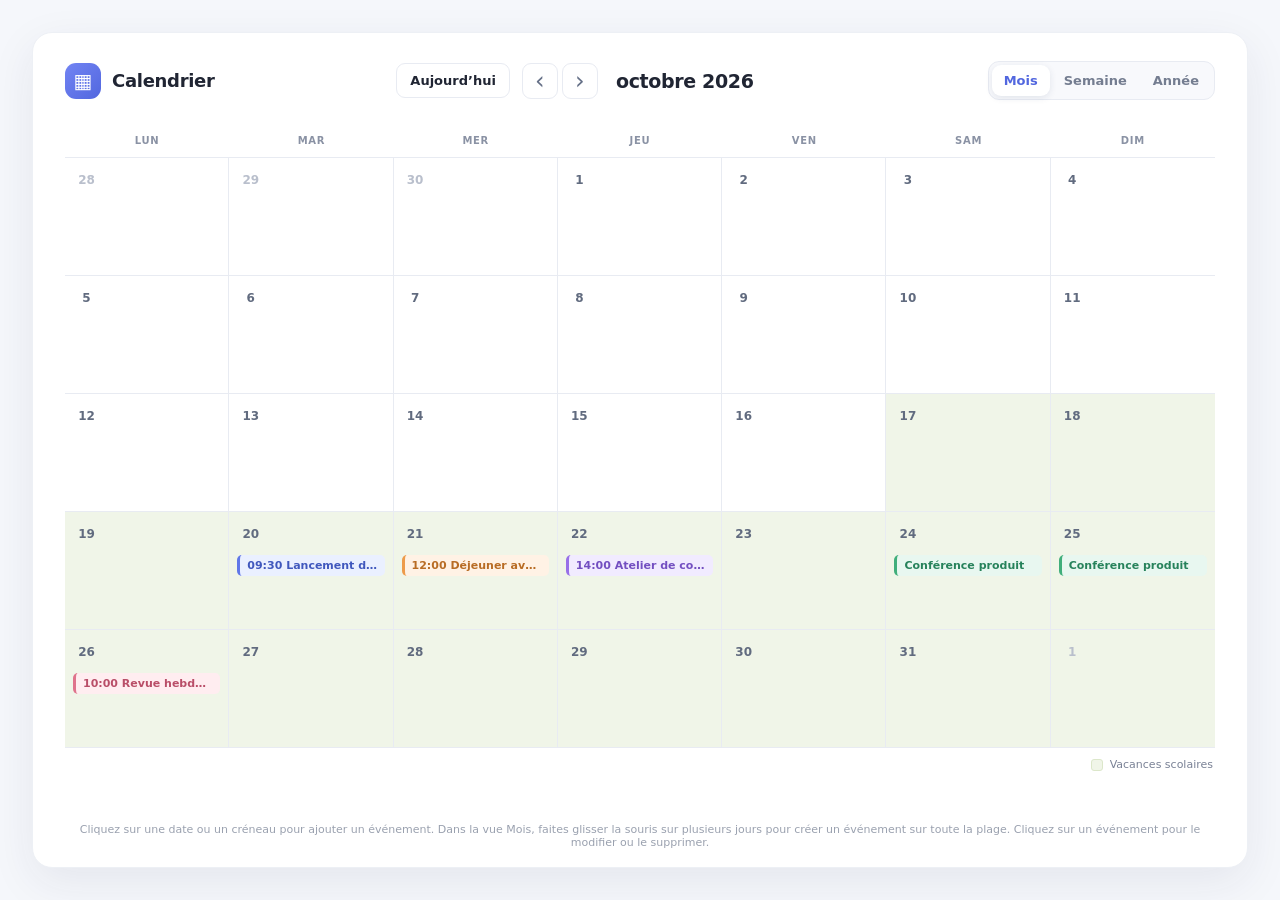
<file: calendrier/index.html>
﻿<!DOCTYPE html>
<html lang="fr">
<head>
  <meta charset="UTF-8">
  <meta name="viewport" content="width=device-width, initial-scale=1">
  <title>Calendrier</title>
  <link rel="stylesheet" href="style.css">
  <script src="script.js" defer></script>
</head>
<body>
  <div id="calendar" data-calendar-demo></div>
</body>
</html>
</file>
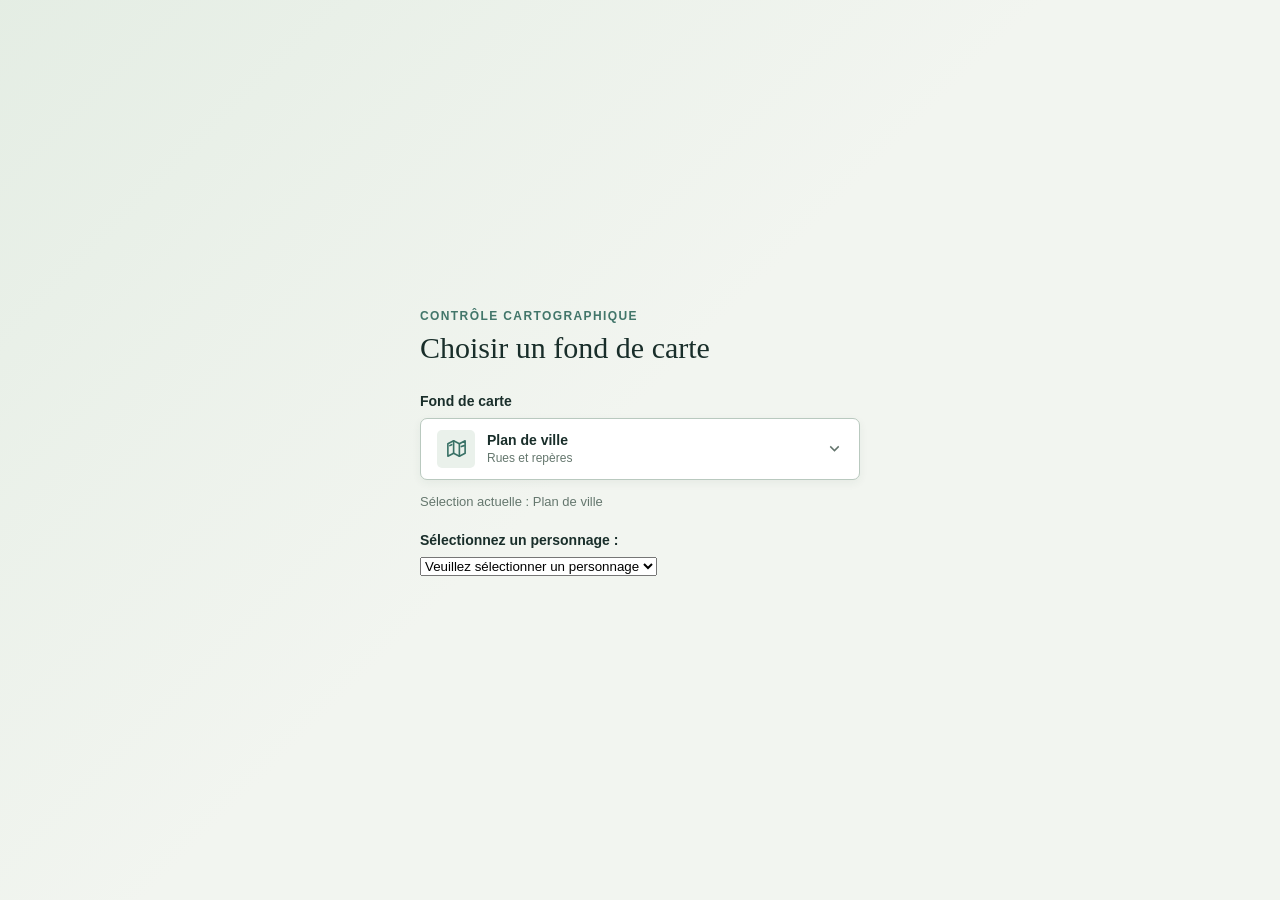
<file: _select.html>
<!DOCTYPE html>
<html>
<head>
  <meta charset="utf-8" />
  <meta name="viewport" content="width=device-width, initial-scale=1" />
  <meta name="Content-Language" content="fr" />
  <title>Select personnalisé avec icônes SVG</title>
  <style>
    :root {
      color-scheme: light;
      font-family: "Segoe UI", Tahoma, sans-serif;
      color: #192e2a;
      background: #f2f5f0;
    }

    * { box-sizing: border-box; }

    body {
      min-height: 100vh;
      margin: 0;
      display: grid;
      place-items: center;
      padding: 24px;
      background:
        linear-gradient(135deg, rgba(217, 231, 218, .55), transparent 48%),
        #f2f5f0;
    }

    main { width: min(100%, 440px); }

    .eyebrow {
      margin: 0 0 8px;
      color: #42766a;
      font-size: 12px;
      font-weight: 700;
      letter-spacing: 1.4px;
      text-transform: uppercase;
    }

    h1 {
      margin: 0 0 28px;
      font-family: Georgia, "Times New Roman", serif;
      font-size: 30px;
      font-weight: 500;
    }

    label {
      display: block;
      margin-bottom: 9px;
      font-size: 14px;
      font-weight: 650;
    }

    .select-wrap { position: relative; }

    .select-trigger {
      width: 100%;
      min-height: 62px;
      display: flex;
      align-items: center;
      gap: 12px;
      padding: 10px 16px;
      border: 1px solid #b9c9bf;
      border-radius: 7px;
      background: #fff;
      color: inherit;
      text-align: left;
      cursor: pointer;
      box-shadow: 0 3px 10px rgba(31, 60, 48, .06);
    }

    .select-trigger:hover, .select-trigger[aria-expanded="true"] {
      border-color: #42766a;
    }

    .select-trigger:focus-visible, .option:focus-visible {
      outline: 3px solid #e2a83b;
      outline-offset: 3px;
    }

    .selected-icon, .option-icon {
      width: 38px;
      height: 38px;
      flex: 0 0 38px;
      display: grid;
      place-items: center;
      border-radius: 5px;
      background: #eaf1eb;
      color: #397166;
    }

    .selected-icon svg, .option-icon svg { width: 23px; height: 23px; }

    .selected-copy, .option-copy { display: grid; gap: 3px; }
    .selected-copy strong, .option-copy strong { font-size: 14px; }
    .selected-copy small, .option-copy small { color: #65776e; font-size: 12px; }

    .chevron {
      width: 17px;
      height: 17px;
      margin-left: auto;
      color: #62736b;
      transition: transform .16s ease;
    }

    .select-trigger[aria-expanded="true"] .chevron { transform: rotate(180deg); }

    .options {
      position: absolute;
      z-index: 2;
      top: calc(100% + 7px);
      right: 0;
      left: 0;
      display: none;
      padding: 5px;
      border: 1px solid #cbd6ce;
      border-radius: 7px;
      background: #fff;
      box-shadow: 0 12px 28px rgba(31, 60, 48, .14);
    }

    .options[data-open="true"] { display: grid; }

    .option {
      min-height: 58px;
      display: flex;
      align-items: center;
      gap: 11px;
      padding: 8px 10px;
      border: 0;
      border-radius: 4px;
      background: transparent;
      color: inherit;
      text-align: left;
      cursor: pointer;
    }

    .option:hover, .option.is-active, .option[aria-selected="true"] { background: #eef4ef; }
    .option[aria-selected="true"] .option-copy strong { color: #286254; }

    .selection {
      min-height: 22px;
      margin: 14px 0 0;
      color: #65776e;
      font-size: 13px;
    }

    @media (prefers-reduced-motion: reduce) {
      *, *::before, *::after { scroll-behavior: auto !important; transition: none !important; }
    }
  </style>
</head>
<body>
  <main>
    <p class="eyebrow">Contrôle cartographique</p>
    <h1>Choisir un fond de carte</h1>

    <label id="basemap-label">Fond de carte</label>
    <div class="select-wrap" id="basemap-select">
      <button class="select-trigger" id="basemap-trigger" type="button" role="combobox"
          aria-labelledby="basemap-label selected-name" aria-haspopup="listbox"
          aria-expanded="false" aria-controls="basemap-options" aria-activedescendant="option-plan">
        <span class="selected-icon" id="selected-icon" aria-hidden="true">
          <svg viewBox="0 0 24 24" fill="none" stroke="currentColor" stroke-width="1.7" stroke-linecap="round" stroke-linejoin="round"><path d="m3 7 6-3 6 3 6-3v13l-6 3-6-3-6 3z"/><path d="M9 4v13m6-10v13"/><path d="m5 9 2-1m10 2 3-1"/></svg>
        </span>
        <span class="selected-copy">
          <strong id="selected-name">Plan de ville</strong>
          <small id="selected-description">Rues et repères</small>
        </span>
        <svg class="chevron" viewBox="0 0 24 24" fill="none" stroke="currentColor" stroke-width="2" aria-hidden="true"><path d="m6 9 6 6 6-6"/></svg>
      </button>

      <div class="options" id="basemap-options" role="listbox" aria-labelledby="basemap-label">
        <div class="option" id="option-plan" role="option" aria-selected="true" tabindex="-1" data-value="plan" data-label="Plan de ville" data-description="Rues et repères">
          <span class="option-icon" aria-hidden="true"><svg viewBox="0 0 24 24" fill="none" stroke="currentColor" stroke-width="1.7" stroke-linecap="round" stroke-linejoin="round"><path d="m3 7 6-3 6 3 6-3v13l-6 3-6-3-6 3z"/><path d="M9 4v13m6-10v13"/><path d="m5 9 2-1m10 2 3-1"/></svg></span>
          <span class="option-copy"><strong>Plan de ville</strong><small>Rues et repères</small></span>
        </div>
        <div class="option" id="option-satellite" role="option" aria-selected="false" tabindex="-1" data-value="satellite" data-label="Satellite" data-description="Vue aérienne">
          <span class="option-icon" aria-hidden="true"><svg viewBox="0 0 24 24" fill="none" stroke="currentColor" stroke-width="1.7" stroke-linecap="round" stroke-linejoin="round"><path d="m8 8 8 8m-10-1 6-6m-4-4 9 9m-11 7 5-5m2-2 5-5m1 1 2-2-3-3-2 2"/><path d="m3 21 5-1-4-4z"/></svg></span>
          <span class="option-copy"><strong>Satellite</strong><small>Vue aérienne</small></span>
        </div>
        <div class="option" id="option-relief" role="option" aria-selected="false" tabindex="-1" data-value="relief" data-label="Relief" data-description="Altitudes et terrain">
          <span class="option-icon" aria-hidden="true"><svg viewBox="0 0 24 24" fill="none" stroke="currentColor" stroke-width="1.7" stroke-linecap="round" stroke-linejoin="round"><path d="m2.5 18 6.2-10 3.8 5 2.4-3 6.6 8z"/><path d="m6 12 2.7 1.1 1.6-1.2m3.1.1 2.2 1.2 2.7-.5"/><path d="M4 21h16"/></svg></span>
          <span class="option-copy"><strong>Relief</strong><small>Altitudes et terrain</small></span>
        </div>
        <div class="option" id="option-cadastre" role="option" aria-selected="false" tabindex="-1" data-value="cadastre" data-label="Cadastre" data-description="Parcelles et limites">
          <span class="option-icon" aria-hidden="true"><svg viewBox="0 0 24 24" fill="none" stroke="currentColor" stroke-width="1.7" stroke-linecap="round" stroke-linejoin="round"><path d="M3 4h8v7H3zM13 4h8v5h-8zM13 11h8v9h-8zM3 13h8v7H3z"/><path d="M7 7h.01M17 7h.01M17 15h.01M7 16h.01"/></svg></span>
          <span class="option-copy"><strong>Cadastre</strong><small>Parcelles et limites</small></span>
        </div>
      </div>
    </div>
    <p class="selection" id="selection-status" aria-live="polite">Sélection actuelle : Plan de ville</p>
 
 
 
 <form>
  <p>
    <label for="pet-select">Sélectionnez un personnage&nbsp;:</label>
    <select id="pet-select">
      <!-- <button>
        <selectedcontent></selectedcontent>
      </button> -->

      <option value="">Veuillez sélectionner un personnage</option>
      <option value="gustave">
        <span class="icon" aria-hidden="true">🦾</span
        ><span class="option-label">Gustave</span>
      </option>
      <option value="lune">
        <span class="icon" aria-hidden="true">🌙</span
        ><span class="option-label">Lune</span>
      </option>
      <option value="maelle">
        <span class="icon" aria-hidden="true">🤺</span
        ><span class="option-label">Maelle</span>
      </option>
      <option value="sciel">
        <span class="icon" aria-hidden="true">🃏</span
        ><span class="option-label">Sciel</span>
      </option>
      <option value="esquie">
        <span class="icon" aria-hidden="true">🧸</span
        ><span class="option-label">Esquie</span>
      </option>
      <option value="verso">
        <span class="icon" aria-hidden="true">⚔️</span
        ><span class="option-label">Verso</span>
      </option>
      <option value="monoco">
        <span class="icon" aria-hidden="true">🦶🏻</span
        ><span class="option-label">Monoco</span>
      </option>
    </select>
  </p>
</form>

  </main>




  <script>
    (function () {
      var root = document.getElementById('basemap-select');
      var trigger = document.getElementById('basemap-trigger');
      var listbox = document.getElementById('basemap-options');
      var options = Array.prototype.slice.call(listbox.querySelectorAll('[role="option"]'));
      var selectedIcon = document.getElementById('selected-icon');
      var selectedName = document.getElementById('selected-name');
      var selectedDescription = document.getElementById('selected-description');
      var status = document.getElementById('selection-status');
      var activeIndex = 0;

      function setActive(index) {
        activeIndex = (index + options.length) % options.length;
        trigger.setAttribute('aria-activedescendant', options[activeIndex].id);
        options.forEach(function (option, optionIndex) {
          option.classList.toggle('is-active', optionIndex === activeIndex);
        });
        options[activeIndex].scrollIntoView({ block: 'nearest' });
      }

      function openList() {
        listbox.dataset.open = 'true';
        trigger.setAttribute('aria-expanded', 'true');
        setActive(options.findIndex(function (option) {
          return option.getAttribute('aria-selected') === 'true';
        }));
      }

      function closeList() {
        delete listbox.dataset.open;
        trigger.setAttribute('aria-expanded', 'false');
      }

      function selectOption(option) {
        options.forEach(function (item) {
          item.setAttribute('aria-selected', String(item === option));
        });
        selectedIcon.innerHTML = option.querySelector('svg').outerHTML;
        selectedName.textContent = option.dataset.label;
        selectedDescription.textContent = option.dataset.description;
        status.textContent = 'Sélection actuelle : ' + option.dataset.label;
        closeList();
        trigger.focus();
      }

      trigger.addEventListener('click', function () {
        if (trigger.getAttribute('aria-expanded') === 'true') closeList();
        else openList();
      });

      trigger.addEventListener('keydown', function (event) {
        var isOpen = trigger.getAttribute('aria-expanded') === 'true';
        if (event.key === 'ArrowDown' || event.key === 'ArrowUp') {
          event.preventDefault();
          if (!isOpen) openList();
          else setActive(activeIndex + (event.key === 'ArrowDown' ? 1 : -1));
        } else if (event.key === 'Home' || event.key === 'End') {
          event.preventDefault();
          if (!isOpen) openList();
          setActive(event.key === 'Home' ? 0 : options.length - 1);
        } else if (event.key === 'Enter' || event.key === ' ') {
          event.preventDefault();
          if (isOpen) selectOption(options[activeIndex]);
          else openList();
        } else if (event.key === 'Escape' && isOpen) {
          closeList();
        } else if (event.key === 'Tab') {
          closeList();
        }
      });

      options.forEach(function (option, index) {
        option.addEventListener('mouseenter', function () { setActive(index); });
        option.addEventListener('click', function () { selectOption(option); });
      });

      document.addEventListener('click', function (event) {
        if (!root.contains(event.target)) closeList();
      });
    }());
  </script>
</body>
</html>
</file>
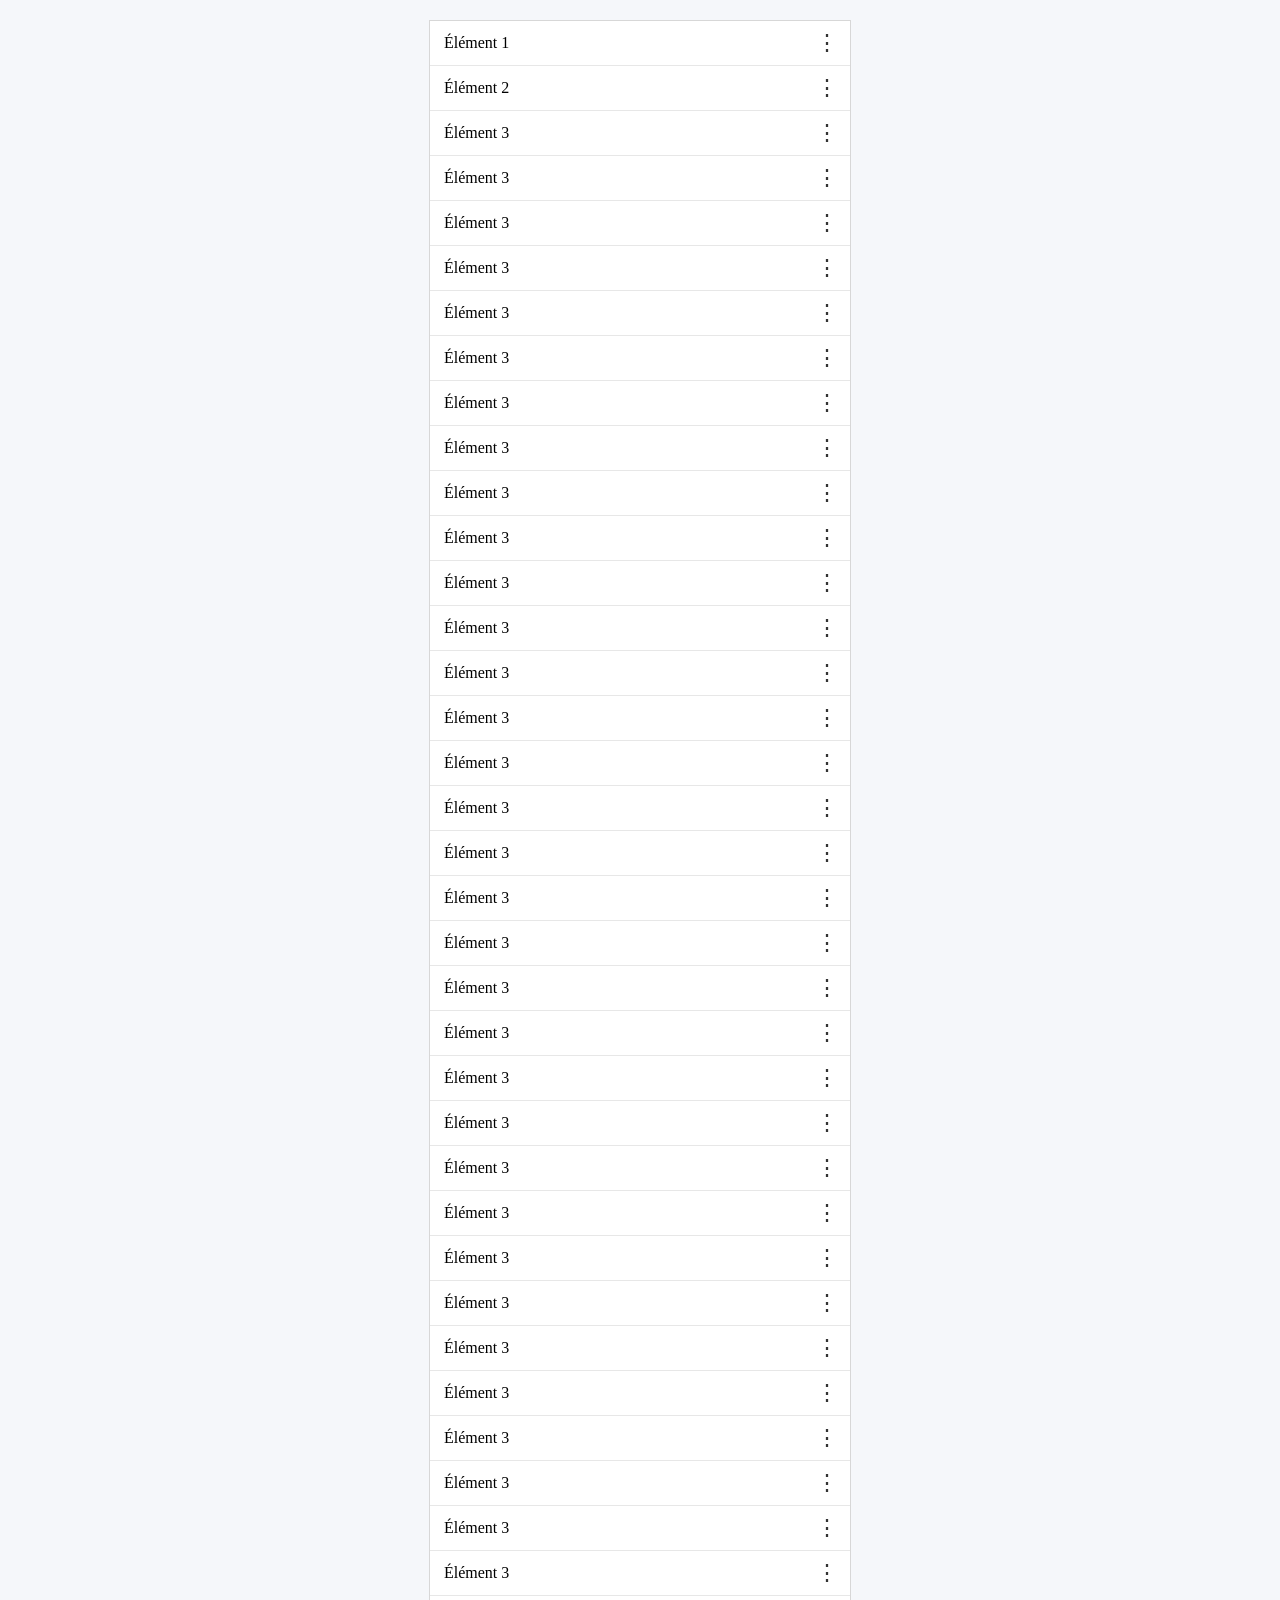
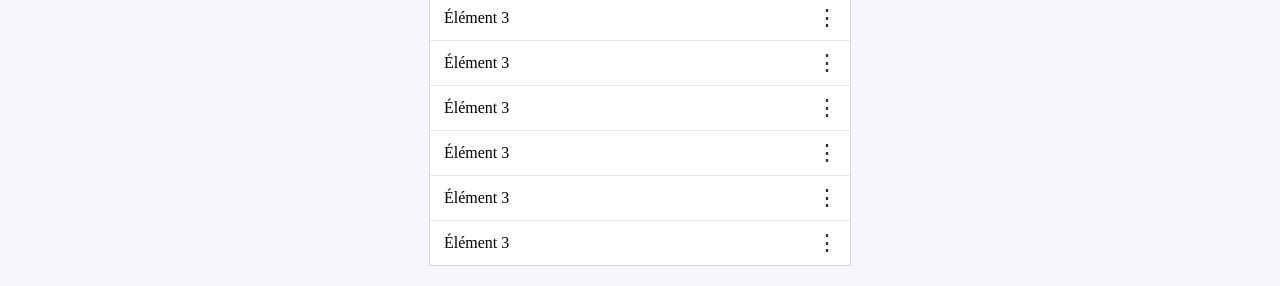
<file: popup/_Simple.html>
<!DOCTYPE html>
<html>
<!--
file:///C:/Temp/wm/wm/popup/_Simple.html
-->

<head>
  <link rel="shortcut icon" href="../../../Images/favicon.ico" type="image/x-icon" />
  <meta http-equiv="Content-Type" content="text/html; charset=utf-8" />
  <meta http-equiv="Content-Language" content="fr" />
  <!-- Ressources javascript -->


  <script type="text/javascript" src="_Simple.js"></script>

  <link rel="stylesheet" type="text/css" href="_Simple.css" />
</head>

<body>

  <div class="items-list" aria-label="Liste des éléments">
    <div class="list-item">
      <span>Élément 1</span>
      <div class="item-actions">
        <button class="menu-toggle" type="button" aria-label="Actions pour Élément 1" aria-expanded="false">&#8942;</button>
        <div class="popup-menu" role="menu">
          <button type="button" role="menuitem" data-action="ouvrir">Ouvrir</button>
          <button type="button" role="menuitem" data-action="modifier">Modifier</button>
          <button type="button" role="menuitem" data-action="supprimer">Supprimer</button>
        </div>
      </div>
    </div>
    <div class="list-item">
      <span>Élément 2</span>
      <div class="item-actions">
        <button class="menu-toggle" type="button" aria-label="Actions pour Élément 2" aria-expanded="false">&#8942;</button>
        <div class="popup-menu" role="menu">
          <button type="button" role="menuitem" data-action="ouvrir">Ouvrir</button>
          <button type="button" role="menuitem" data-action="modifier">Modifier</button>
          <button type="button" role="menuitem" data-action="supprimer">Supprimer</button>
        </div>
      </div>
    </div>
    <div class="list-item">
      <span>Élément 3</span>
      <div class="item-actions">
        <button class="menu-toggle" type="button" aria-label="Actions pour Élément 3" aria-expanded="false">&#8942;</button>
        <div class="popup-menu" role="menu">
          <button type="button" role="menuitem" data-action="ouvrir">Ouvrir</button>
          <button type="button" role="menuitem" data-action="modifier">Modifier</button>
          <button type="button" role="menuitem" data-action="supprimer">Supprimer</button>
        </div>
      </div>
    </div>
    <div class="list-item">
      <span>Élément 3</span>
      <div class="item-actions">
        <button class="menu-toggle" type="button" aria-label="Actions pour Élément 3" aria-expanded="false">&#8942;</button>
        <div class="popup-menu" role="menu">
          <button type="button" role="menuitem" data-action="ouvrir">Ouvrir</button>
          <button type="button" role="menuitem" data-action="modifier">Modifier</button>
          <button type="button" role="menuitem" data-action="supprimer">Supprimer</button>
        </div>
      </div>
    </div>
    <div class="list-item">
      <span>Élément 3</span>
      <div class="item-actions">
        <button class="menu-toggle" type="button" aria-label="Actions pour Élément 3" aria-expanded="false">&#8942;</button>
        <div class="popup-menu" role="menu">
          <button type="button" role="menuitem" data-action="ouvrir">Ouvrir</button>
          <button type="button" role="menuitem" data-action="modifier">Modifier</button>
          <button type="button" role="menuitem" data-action="supprimer">Supprimer</button>
        </div>
      </div>
    </div>
    <div class="list-item">
      <span>Élément 3</span>
      <div class="item-actions">
        <button class="menu-toggle" type="button" aria-label="Actions pour Élément 3" aria-expanded="false">&#8942;</button>
        <div class="popup-menu" role="menu">
          <button type="button" role="menuitem" data-action="ouvrir">Ouvrir</button>
          <button type="button" role="menuitem" data-action="modifier">Modifier</button>
          <button type="button" role="menuitem" data-action="supprimer">Supprimer</button>
        </div>
      </div>
    </div>
    <div class="list-item">
      <span>Élément 3</span>
      <div class="item-actions">
        <button class="menu-toggle" type="button" aria-label="Actions pour Élément 3" aria-expanded="false">&#8942;</button>
        <div class="popup-menu" role="menu">
          <button type="button" role="menuitem" data-action="ouvrir">Ouvrir</button>
          <button type="button" role="menuitem" data-action="modifier">Modifier</button>
          <button type="button" role="menuitem" data-action="supprimer">Supprimer</button>
        </div>
      </div>
    </div>
    <div class="list-item">
      <span>Élément 3</span>
      <div class="item-actions">
        <button class="menu-toggle" type="button" aria-label="Actions pour Élément 3" aria-expanded="false">&#8942;</button>
        <div class="popup-menu" role="menu">
          <button type="button" role="menuitem" data-action="ouvrir">Ouvrir</button>
          <button type="button" role="menuitem" data-action="modifier">Modifier</button>
          <button type="button" role="menuitem" data-action="supprimer">Supprimer</button>
        </div>
      </div>
    </div>
    <div class="list-item">
      <span>Élément 3</span>
      <div class="item-actions">
        <button class="menu-toggle" type="button" aria-label="Actions pour Élément 3" aria-expanded="false">&#8942;</button>
        <div class="popup-menu" role="menu">
          <button type="button" role="menuitem" data-action="ouvrir">Ouvrir</button>
          <button type="button" role="menuitem" data-action="modifier">Modifier</button>
          <button type="button" role="menuitem" data-action="supprimer">Supprimer</button>
        </div>
      </div>
    </div>
    <div class="list-item">
      <span>Élément 3</span>
      <div class="item-actions">
        <button class="menu-toggle" type="button" aria-label="Actions pour Élément 3" aria-expanded="false">&#8942;</button>
        <div class="popup-menu" role="menu">
          <button type="button" role="menuitem" data-action="ouvrir">Ouvrir</button>
          <button type="button" role="menuitem" data-action="modifier">Modifier</button>
          <button type="button" role="menuitem" data-action="supprimer">Supprimer</button>
        </div>
      </div>
    </div>
    <div class="list-item">
      <span>Élément 3</span>
      <div class="item-actions">
        <button class="menu-toggle" type="button" aria-label="Actions pour Élément 3" aria-expanded="false">&#8942;</button>
        <div class="popup-menu" role="menu">
          <button type="button" role="menuitem" data-action="ouvrir">Ouvrir</button>
          <button type="button" role="menuitem" data-action="modifier">Modifier</button>
          <button type="button" role="menuitem" data-action="supprimer">Supprimer</button>
        </div>
      </div>
    </div>
    <div class="list-item">
      <span>Élément 3</span>
      <div class="item-actions">
        <button class="menu-toggle" type="button" aria-label="Actions pour Élément 3" aria-expanded="false">&#8942;</button>
        <div class="popup-menu" role="menu">
          <button type="button" role="menuitem" data-action="ouvrir">Ouvrir</button>
          <button type="button" role="menuitem" data-action="modifier">Modifier</button>
          <button type="button" role="menuitem" data-action="supprimer">Supprimer</button>
        </div>
      </div>
    </div>
    <div class="list-item">
      <span>Élément 3</span>
      <div class="item-actions">
        <button class="menu-toggle" type="button" aria-label="Actions pour Élément 3" aria-expanded="false">&#8942;</button>
        <div class="popup-menu" role="menu">
          <button type="button" role="menuitem" data-action="ouvrir">Ouvrir</button>
          <button type="button" role="menuitem" data-action="modifier">Modifier</button>
          <button type="button" role="menuitem" data-action="supprimer">Supprimer</button>
        </div>
      </div>
    </div>
        <div class="list-item">
      <span>Élément 3</span>
      <div class="item-actions">
        <button class="menu-toggle" type="button" aria-label="Actions pour Élément 3" aria-expanded="false">&#8942;</button>
        <div class="popup-menu" role="menu">
          <button type="button" role="menuitem" data-action="ouvrir">Ouvrir</button>
          <button type="button" role="menuitem" data-action="modifier">Modifier</button>
          <button type="button" role="menuitem" data-action="supprimer">Supprimer</button>
        </div>
      </div>
    </div>
    <div class="list-item">
      <span>Élément 3</span>
      <div class="item-actions">
        <button class="menu-toggle" type="button" aria-label="Actions pour Élément 3" aria-expanded="false">&#8942;</button>
        <div class="popup-menu" role="menu">
          <button type="button" role="menuitem" data-action="ouvrir">Ouvrir</button>
          <button type="button" role="menuitem" data-action="modifier">Modifier</button>
          <button type="button" role="menuitem" data-action="supprimer">Supprimer</button>
        </div>
      </div>
    </div>
        <div class="list-item">
      <span>Élément 3</span>
      <div class="item-actions">
        <button class="menu-toggle" type="button" aria-label="Actions pour Élément 3" aria-expanded="false">&#8942;</button>
        <div class="popup-menu" role="menu">
          <button type="button" role="menuitem" data-action="ouvrir">Ouvrir</button>
          <button type="button" role="menuitem" data-action="modifier">Modifier</button>
          <button type="button" role="menuitem" data-action="supprimer">Supprimer</button>
        </div>
      </div>
    </div>
    <div class="list-item">
      <span>Élément 3</span>
      <div class="item-actions">
        <button class="menu-toggle" type="button" aria-label="Actions pour Élément 3" aria-expanded="false">&#8942;</button>
        <div class="popup-menu" role="menu">
          <button type="button" role="menuitem" data-action="ouvrir">Ouvrir</button>
          <button type="button" role="menuitem" data-action="modifier">Modifier</button>
          <button type="button" role="menuitem" data-action="supprimer">Supprimer</button>
        </div>
      </div>
    </div>
        <div class="list-item">
      <span>Élément 3</span>
      <div class="item-actions">
        <button class="menu-toggle" type="button" aria-label="Actions pour Élément 3" aria-expanded="false">&#8942;</button>
        <div class="popup-menu" role="menu">
          <button type="button" role="menuitem" data-action="ouvrir">Ouvrir</button>
          <button type="button" role="menuitem" data-action="modifier">Modifier</button>
          <button type="button" role="menuitem" data-action="supprimer">Supprimer</button>
        </div>
      </div>
    </div>
    <div class="list-item">
      <span>Élément 3</span>
      <div class="item-actions">
        <button class="menu-toggle" type="button" aria-label="Actions pour Élément 3" aria-expanded="false">&#8942;</button>
        <div class="popup-menu" role="menu">
          <button type="button" role="menuitem" data-action="ouvrir">Ouvrir</button>
          <button type="button" role="menuitem" data-action="modifier">Modifier</button>
          <button type="button" role="menuitem" data-action="supprimer">Supprimer</button>
        </div>
      </div>
    </div>
        <div class="list-item">
      <span>Élément 3</span>
      <div class="item-actions">
        <button class="menu-toggle" type="button" aria-label="Actions pour Élément 3" aria-expanded="false">&#8942;</button>
        <div class="popup-menu" role="menu">
          <button type="button" role="menuitem" data-action="ouvrir">Ouvrir</button>
          <button type="button" role="menuitem" data-action="modifier">Modifier</button>
          <button type="button" role="menuitem" data-action="supprimer">Supprimer</button>
        </div>
      </div>
    </div>
    <div class="list-item">
      <span>Élément 3</span>
      <div class="item-actions">
        <button class="menu-toggle" type="button" aria-label="Actions pour Élément 3" aria-expanded="false">&#8942;</button>
        <div class="popup-menu" role="menu">
          <button type="button" role="menuitem" data-action="ouvrir">Ouvrir</button>
          <button type="button" role="menuitem" data-action="modifier">Modifier</button>
          <button type="button" role="menuitem" data-action="supprimer">Supprimer</button>
        </div>
      </div>
    </div>
        <div class="list-item">
      <span>Élément 3</span>
      <div class="item-actions">
        <button class="menu-toggle" type="button" aria-label="Actions pour Élément 3" aria-expanded="false">&#8942;</button>
        <div class="popup-menu" role="menu">
          <button type="button" role="menuitem" data-action="ouvrir">Ouvrir</button>
          <button type="button" role="menuitem" data-action="modifier">Modifier</button>
          <button type="button" role="menuitem" data-action="supprimer">Supprimer</button>
        </div>
      </div>
    </div>
    <div class="list-item">
      <span>Élément 3</span>
      <div class="item-actions">
        <button class="menu-toggle" type="button" aria-label="Actions pour Élément 3" aria-expanded="false">&#8942;</button>
        <div class="popup-menu" role="menu">
          <button type="button" role="menuitem" data-action="ouvrir">Ouvrir</button>
          <button type="button" role="menuitem" data-action="modifier">Modifier</button>
          <button type="button" role="menuitem" data-action="supprimer">Supprimer</button>
        </div>
      </div>
    </div>
        <div class="list-item">
      <span>Élément 3</span>
      <div class="item-actions">
        <button class="menu-toggle" type="button" aria-label="Actions pour Élément 3" aria-expanded="false">&#8942;</button>
        <div class="popup-menu" role="menu">
          <button type="button" role="menuitem" data-action="ouvrir">Ouvrir</button>
          <button type="button" role="menuitem" data-action="modifier">Modifier</button>
          <button type="button" role="menuitem" data-action="supprimer">Supprimer</button>
        </div>
      </div>
    </div>
    <div class="list-item">
      <span>Élément 3</span>
      <div class="item-actions">
        <button class="menu-toggle" type="button" aria-label="Actions pour Élément 3" aria-expanded="false">&#8942;</button>
        <div class="popup-menu" role="menu">
          <button type="button" role="menuitem" data-action="ouvrir">Ouvrir</button>
          <button type="button" role="menuitem" data-action="modifier">Modifier</button>
          <button type="button" role="menuitem" data-action="supprimer">Supprimer</button>
        </div>
      </div>
    </div>
        <div class="list-item">
      <span>Élément 3</span>
      <div class="item-actions">
        <button class="menu-toggle" type="button" aria-label="Actions pour Élément 3" aria-expanded="false">&#8942;</button>
        <div class="popup-menu" role="menu">
          <button type="button" role="menuitem" data-action="ouvrir">Ouvrir</button>
          <button type="button" role="menuitem" data-action="modifier">Modifier</button>
          <button type="button" role="menuitem" data-action="supprimer">Supprimer</button>
        </div>
      </div>
    </div>
    <div class="list-item">
      <span>Élément 3</span>
      <div class="item-actions">
        <button class="menu-toggle" type="button" aria-label="Actions pour Élément 3" aria-expanded="false">&#8942;</button>
        <div class="popup-menu" role="menu">
          <button type="button" role="menuitem" data-action="ouvrir">Ouvrir</button>
          <button type="button" role="menuitem" data-action="modifier">Modifier</button>
          <button type="button" role="menuitem" data-action="supprimer">Supprimer</button>
        </div>
      </div>
    </div>
        <div class="list-item">
      <span>Élément 3</span>
      <div class="item-actions">
        <button class="menu-toggle" type="button" aria-label="Actions pour Élément 3" aria-expanded="false">&#8942;</button>
        <div class="popup-menu" role="menu">
          <button type="button" role="menuitem" data-action="ouvrir">Ouvrir</button>
          <button type="button" role="menuitem" data-action="modifier">Modifier</button>
          <button type="button" role="menuitem" data-action="supprimer">Supprimer</button>
        </div>
      </div>
    </div>
    <div class="list-item">
      <span>Élément 3</span>
      <div class="item-actions">
        <button class="menu-toggle" type="button" aria-label="Actions pour Élément 3" aria-expanded="false">&#8942;</button>
        <div class="popup-menu" role="menu">
          <button type="button" role="menuitem" data-action="ouvrir">Ouvrir</button>
          <button type="button" role="menuitem" data-action="modifier">Modifier</button>
          <button type="button" role="menuitem" data-action="supprimer">Supprimer</button>
        </div>
      </div>
    </div>
        <div class="list-item">
      <span>Élément 3</span>
      <div class="item-actions">
        <button class="menu-toggle" type="button" aria-label="Actions pour Élément 3" aria-expanded="false">&#8942;</button>
        <div class="popup-menu" role="menu">
          <button type="button" role="menuitem" data-action="ouvrir">Ouvrir</button>
          <button type="button" role="menuitem" data-action="modifier">Modifier</button>
          <button type="button" role="menuitem" data-action="supprimer">Supprimer</button>
        </div>
      </div>
    </div>
    <div class="list-item">
      <span>Élément 3</span>
      <div class="item-actions">
        <button class="menu-toggle" type="button" aria-label="Actions pour Élément 3" aria-expanded="false">&#8942;</button>
        <div class="popup-menu" role="menu">
          <button type="button" role="menuitem" data-action="ouvrir">Ouvrir</button>
          <button type="button" role="menuitem" data-action="modifier">Modifier</button>
          <button type="button" role="menuitem" data-action="supprimer">Supprimer</button>
        </div>
      </div>
    </div>
        <div class="list-item">
      <span>Élément 3</span>
      <div class="item-actions">
        <button class="menu-toggle" type="button" aria-label="Actions pour Élément 3" aria-expanded="false">&#8942;</button>
        <div class="popup-menu" role="menu">
          <button type="button" role="menuitem" data-action="ouvrir">Ouvrir</button>
          <button type="button" role="menuitem" data-action="modifier">Modifier</button>
          <button type="button" role="menuitem" data-action="supprimer">Supprimer</button>
        </div>
      </div>
    </div>
    <div class="list-item">
      <span>Élément 3</span>
      <div class="item-actions">
        <button class="menu-toggle" type="button" aria-label="Actions pour Élément 3" aria-expanded="false">&#8942;</button>
        <div class="popup-menu" role="menu">
          <button type="button" role="menuitem" data-action="ouvrir">Ouvrir</button>
          <button type="button" role="menuitem" data-action="modifier">Modifier</button>
          <button type="button" role="menuitem" data-action="supprimer">Supprimer</button>
        </div>
      </div>
    </div>
        <div class="list-item">
      <span>Élément 3</span>
      <div class="item-actions">
        <button class="menu-toggle" type="button" aria-label="Actions pour Élément 3" aria-expanded="false">&#8942;</button>
        <div class="popup-menu" role="menu">
          <button type="button" role="menuitem" data-action="ouvrir">Ouvrir</button>
          <button type="button" role="menuitem" data-action="modifier">Modifier</button>
          <button type="button" role="menuitem" data-action="supprimer">Supprimer</button>
        </div>
      </div>
    </div>
    <div class="list-item">
      <span>Élément 3</span>
      <div class="item-actions">
        <button class="menu-toggle" type="button" aria-label="Actions pour Élément 3" aria-expanded="false">&#8942;</button>
        <div class="popup-menu" role="menu">
          <button type="button" role="menuitem" data-action="ouvrir">Ouvrir</button>
          <button type="button" role="menuitem" data-action="modifier">Modifier</button>
          <button type="button" role="menuitem" data-action="supprimer">Supprimer</button>
        </div>
      </div>
    </div>
        <div class="list-item">
      <span>Élément 3</span>
      <div class="item-actions">
        <button class="menu-toggle" type="button" aria-label="Actions pour Élément 3" aria-expanded="false">&#8942;</button>
        <div class="popup-menu" role="menu">
          <button type="button" role="menuitem" data-action="ouvrir">Ouvrir</button>
          <button type="button" role="menuitem" data-action="modifier">Modifier</button>
          <button type="button" role="menuitem" data-action="supprimer">Supprimer</button>
        </div>
      </div>
    </div>
    <div class="list-item">
      <span>Élément 3</span>
      <div class="item-actions">
        <button class="menu-toggle" type="button" aria-label="Actions pour Élément 3" aria-expanded="false">&#8942;</button>
        <div class="popup-menu" role="menu">
          <button type="button" role="menuitem" data-action="ouvrir">Ouvrir</button>
          <button type="button" role="menuitem" data-action="modifier">Modifier</button>
          <button type="button" role="menuitem" data-action="supprimer">Supprimer</button>
        </div>
      </div>
    </div>
        <div class="list-item">
      <span>Élément 3</span>
      <div class="item-actions">
        <button class="menu-toggle" type="button" aria-label="Actions pour Élément 3" aria-expanded="false">&#8942;</button>
        <div class="popup-menu" role="menu">
          <button type="button" role="menuitem" data-action="ouvrir">Ouvrir</button>
          <button type="button" role="menuitem" data-action="modifier">Modifier</button>
          <button type="button" role="menuitem" data-action="supprimer">Supprimer</button>
        </div>
      </div>
    </div>
    <div class="list-item">
      <span>Élément 3</span>
      <div class="item-actions">
        <button class="menu-toggle" type="button" aria-label="Actions pour Élément 3" aria-expanded="false">&#8942;</button>
        <div class="popup-menu" role="menu">
          <button type="button" role="menuitem" data-action="ouvrir">Ouvrir</button>
          <button type="button" role="menuitem" data-action="modifier">Modifier</button>
          <button type="button" role="menuitem" data-action="supprimer">Supprimer</button>
        </div>
      </div>
    </div>
        <div class="list-item">
      <span>Élément 3</span>
      <div class="item-actions">
        <button class="menu-toggle" type="button" aria-label="Actions pour Élément 3" aria-expanded="false">&#8942;</button>
        <div class="popup-menu" role="menu">
          <button type="button" role="menuitem" data-action="ouvrir">Ouvrir</button>
          <button type="button" role="menuitem" data-action="modifier">Modifier</button>
          <button type="button" role="menuitem" data-action="supprimer">Supprimer</button>
        </div>
      </div>
    </div>
    <div class="list-item">
      <span>Élément 3</span>
      <div class="item-actions">
        <button class="menu-toggle" type="button" aria-label="Actions pour Élément 3" aria-expanded="false">&#8942;</button>
        <div class="popup-menu" role="menu">
          <button type="button" role="menuitem" data-action="ouvrir">Ouvrir</button>
          <button type="button" role="menuitem" data-action="modifier">Modifier</button>
          <button type="button" role="menuitem" data-action="supprimer">Supprimer</button>
        </div>
      </div>
    </div>
  </div>
</body>

</html>
</file>
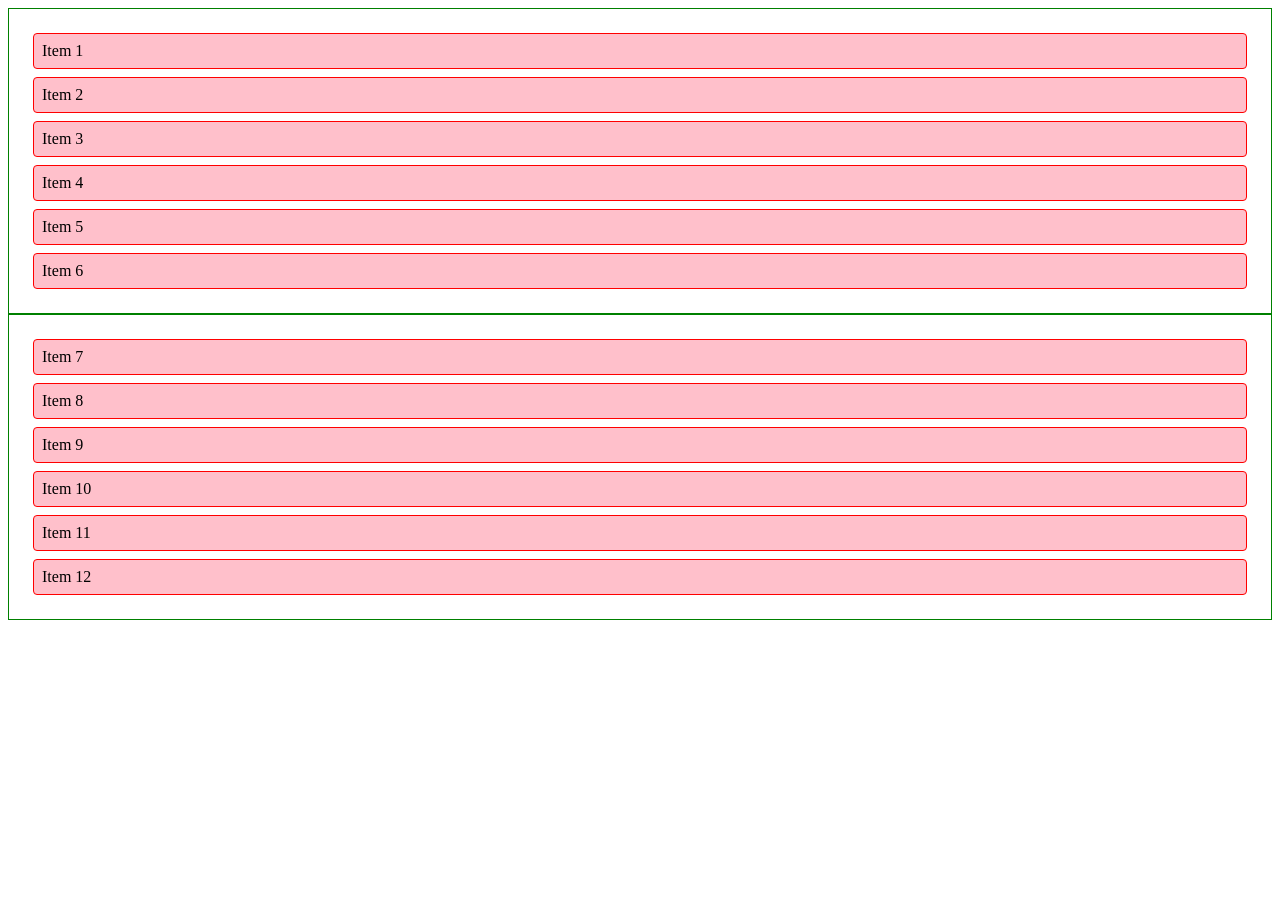
<file: tri/_Simple.html>
<!DOCTYPE html>
<html>
<!--
file:///C:/Temp/wm/wm/tri/_Simple.html
-->

<head>
  <link rel="shortcut icon" href="../../../Images/favicon.ico" type="image/x-icon" />
  <meta http-equiv="Content-Type" content="text/html; charset=utf-8" />
  <meta http-equiv="Content-Language" content="fr" />
  <!-- Ressources javascript -->


  <script type="text/javascript" src="_Simple.js"></script>

  <link rel="stylesheet" type="text/css" href="_Simple.css" />
</head>

<body>

  <div class="groupe">
    <div class="item">Item 1</div>
    <div class="item">Item 2</div>
    <div class="item">Item 3</div>
    <div class="item">Item 4</div>
    <div class="item">Item 5</div>
    <div class="item">Item 6</div>

  </div>

  <div class="groupe">
    <div class="item">Item 7</div>
    <div class="item">Item 8</div>
    <div class="item">Item 9</div>
    <div class="item">Item 10</div>
    <div class="item">Item 11</div>
    <div class="item">Item 12</div>

  </div>

</body>

</html>
</file>
<file: calendrier/style.css>
﻿:root {
   font-family: Inter, ui-sans-serif, system-ui, -apple-system, BlinkMacSystemFont, "Segoe UI", sans-serif;
   color: #202533;
   background: #f5f7fb;
   font-synthesis: none;
   text-rendering: optimizeLegibility;
   --ink: #202533;
   --muted: #798195;
   --line: #e8ebf2;
   --primary: #5267df;
   --surface: #fff;
   --shadow: 0 14px 45px rgb(33 43 76 / 8%)
}

* {
   box-sizing: border-box
}

body {
   min-width: 320px;
   min-height: 100vh;
   margin: 0;
   padding: 32px
}

button, input, select {
   font: inherit
}

button {
   cursor: pointer
}

.calendar {
   max-width: 1440px;
   min-height: calc(100vh - 64px);
   margin: auto;
   padding: 28px 32px 18px;
   background: var(--surface);
   border: 1px solid #edf0f5;
   border-radius: 20px;
   box-shadow: var(--shadow);
   display: flex;
   flex-direction: column
}

.toolbar {
   display: flex;
   align-items: center;
   gap: 24px;
   padding-bottom: 24px
}

.toolbar__brand, .toolbar__navigation, .toolbar__view {
   display: flex;
   align-items: center
}

.toolbar__brand {
   gap: 11px
}

.toolbar__brand h1 {
   font-size: 18px;
   margin: 0;
   font-weight: 700;
   letter-spacing: -.3px
}

.brand-mark {
   display: grid;
   place-items: center;
   width: 36px;
   height: 36px;
   border-radius: 11px;
   color: white;
   background: linear-gradient(135deg, #7284f3, #5267df);
   font-size: 20px
}

.toolbar__navigation {
   gap: 12px;
   margin: 0 auto
}

.toolbar__navigation h2 {
   min-width: 190px;
   margin: 0 0 0 6px;
   font-size: 19px;
   font-weight: 650;
   letter-spacing: -.35px
}

.nav-arrows {
   display: flex;
   gap: 4px
}

.button, .icon-button, .view-button {
   border: 1px solid var(--line);
   background: var(--surface);
   color: var(--ink);
   border-radius: 9px;
   transition: background .15s, border-color .15s, transform .15s
}

.button {
   padding: 9px 13px;
   font-size: 13px;
   font-weight: 600
}

.button:hover, .icon-button:hover, .view-button:hover {
   background: #f7f8fc;
   border-color: #d9deeb
}

.button:active, .icon-button:active {
   transform: scale(.97)
}

.icon-button {
   width: 36px;
   height: 36px;
   display: grid;
   place-items: center;
   font-size: 24px;
   line-height: 1;
   color: #657087
}

.toolbar__view {
   padding: 3px;
   gap: 2px;
   border: 1px solid var(--line);
   border-radius: 11px;
   background: #f8f9fc
}

.view-button {
   border: 0;
   background: transparent;
   padding: 8px 12px;
   color: #747d90;
   font-size: 13px;
   font-weight: 600
}

.view-button.is-active {
   background: white;
   color: var(--primary);
   box-shadow: 0 2px 7px rgb(32 45 90 / 10%)
}

.calendar-content {
   flex: 1;
   min-height: 0
}

.month-grid {
   display: grid;
   grid-template-columns: repeat(7, minmax(0, 1fr))
}

.year-grid {
   display: grid;
   grid-template-columns: repeat(4, minmax(0, 1fr));
   gap: 20px
}

.year-month {
   min-width: 0;
   padding: 12px;
   border: 1px solid var(--line);
   border-radius: 10px
}

.year-month-title {
   margin: 0 0 8px;
   padding: 0;
   border: 0;
   background: transparent;
   color: var(--ink);
   font-size: 13px;
   font-weight: 700;
   text-transform: capitalize;
   cursor: pointer
}

.year-month-title:hover {
   color: var(--primary)
}

.year-month-grid {
   display: grid;
   grid-template-columns: repeat(7, minmax(0, 1fr));
   text-align: center
}

.year-weekday {
   padding: 3px 0;
   color: #969eae;
   font-size: 9px;
   font-weight: 700
}

.year-day {
   position: relative;
   display: grid;
   place-items: center;
   aspect-ratio: 1;
   min-width: 0;
   padding: 0;
   border: 0;
   border-radius: 50%;
   background: transparent;
   color: #616b7f;
   font-size: 10px
}

.year-day:not(.year-day--empty):hover {
   background: #f0f2fc
}

.year-day.is-today {
   background: var(--primary);
   color: white
}

.year-day.has-events::after {
   position: absolute;
   bottom: 1px;
   width: 3px;
   height: 3px;
   border-radius: 50%;
   background: var(--primary);
   content: ""
}

.year-day.is-today.has-events::after {
   background: white
}

.year-day--empty {
   pointer-events: none
}

.weekday {
   padding: 11px 8px;
   color: #8a92a4;
   border-bottom: 1px solid var(--line);
   text-align: center;
   text-transform: uppercase;
   letter-spacing: .07em;
   font-size: 10px;
   font-weight: 700
}

.month-cell {
   min-height: 118px;
   padding: 8px;
   overflow: hidden;
   border-right: 1px solid var(--line);
   border-bottom: 1px solid var(--line);
   cursor: pointer;
   transition: background .15s
}

.month-cell:nth-child(7n) {
   border-right: 0
}

.month-cell:hover {
   background: #fafbff
}

.month-cell.has-background-range {
   background: #f0f5e8
}

.month-cell.has-background-range:hover {
   background: #e8efdc
}

.month-cell.is-range-selected {
   background: #e9edff;
   box-shadow: inset 0 0 0 2px #8794ef
}

.calendar-legend {
   display: flex;
   align-items: center;
   justify-content: flex-end;
   gap: 7px;
   padding: 10px 2px 0;
   color: var(--muted);
   font-size: 11px
}

.calendar-legend__swatch {
   width: 12px;
   height: 12px;
   border: 1px solid #dce7ca;
   border-radius: 3px;
   background: #f0f5e8
}

.calendar-content.is-selecting-range,
.calendar-content.is-selecting-range * {
   user-select: none
}

.calendar-content.is-selecting-range .month-cell {
   cursor: crosshair
}

.month-cell.is-outside .day-number {
   color: #b9bfcc
}

.month-cell.is-today {
   background: #f7f8ff
}

.month-cell.is-today.has-background-range {
   background: #edf3e3
}

.day-number {
   display: inline-grid;
   place-items: center;
   width: 27px;
   height: 27px;
   margin-bottom: 5px;
   border-radius: 50%;
   color: #616b7f;
   font-size: 12px;
   font-weight: 600
}

.is-today .day-number {
   background: var(--primary);
   color: white
}

.event-chip {
   display: block;
   width: 100%;
   margin: 3px 0;
   padding: 4px 7px;
   overflow: hidden;
   border: 0;
   border-left: 3px solid var(--event-color);
   border-radius: 5px;
   color: var(--event-text);
   background: var(--event-bg);
   text-align: left;
   text-overflow: ellipsis;
   white-space: nowrap;
   font-size: 11px;
   font-weight: 600;
   cursor: pointer
}

.more-events {
   padding: 3px 6px;
   color: var(--muted);
   font-size: 10px
}

.time-grid {
   border: 1px solid var(--line);
   border-bottom: 0
}

.time-header, .time-row {
   display: grid;
   grid-template-columns: 64px repeat(var(--columns), minmax(0, 1fr))
}

.time-header {
   border-bottom: 1px solid var(--line)
}

.time-header-spacer {
   border-right: 1px solid var(--line)
}

.time-day-heading {
   padding: 11px 4px;
   border-right: 1px solid var(--line);
   text-align: center;
   color: #747d90;
   font-size: 11px;
   font-weight: 700;
   text-transform: uppercase
}

.time-day-heading:last-child {
   border-right: 0
}

.time-day-heading strong {
   display: block;
   margin-top: 5px;
   color: var(--ink);
   font-size: 16px
}

.time-day-heading.is-today strong {
   color: var(--primary)
}

.time-label {
   height: var(--hour-height, 56px);
   padding: 0 8px;
   transform: translateY(-7px);
   color: #969eae;
   border-right: 1px solid var(--line);
   font-size: 10px;
   text-align: right
}

.time-row {
   min-height: var(--hour-height, 56px)
}

.time-slot {
   position: relative;
   min-width: 0;
   border-right: 1px solid var(--line);
   border-bottom: 1px solid var(--line);
   cursor: pointer
}

.time-slot:last-child {
   border-right: 0
}

.time-slot:hover {
   background: #f7f8ff
}

.time-slot::before {
   content: "";
   position: absolute;
   top: 0;
   left: 0;
   right: 0;
   border-top: 1px dashed #f0f1f5
}

.timed-event {
   position: absolute;
   z-index: 1;
   left: 3px;
   right: 3px;
   min-height: 22px;
   padding: 4px 6px;
   overflow: hidden;
   border: 0;
   border-left: 3px solid var(--event-color);
   border-radius: 5px;
   background: var(--event-bg);
   color: var(--event-text);
   text-align: left;
   font-size: 10px;
   font-weight: 600;
   line-height: 1.3;
   cursor: pointer
}

.timed-event span {
   display: block;
   opacity: .8;
   font-size: 9px
}

.all-day-row {
   display: grid;
   grid-template-columns: 64px repeat(var(--columns), minmax(0, 1fr));
   border-bottom: 1px solid var(--line)
}

.all-day-label {
   padding: 8px 6px;
   color: #969eae;
   font-size: 10px;
   text-align: right
}

.all-day-cell {
   min-height: 34px;
   padding: 3px;
   border-left: 1px solid var(--line)
}

.all-day-event {
   display: block;
   width: 100%;
   margin: 2px 0;
   padding: 4px 6px;
   overflow: hidden;
   border: 0;
   border-radius: 4px;
   background: var(--event-bg);
   color: var(--event-text);
   text-align: left;
   text-overflow: ellipsis;
   white-space: nowrap;
   font-size: 10px;
   cursor: pointer
}

.calendar-hint {
   margin: 15px 0 0;
   color: #9aa1af;
   text-align: center;
   font-size: 11px
}

.event-dialog {
   width: min(520px, calc(100vw - 28px));
   padding: 0;
   border: 0;
   border-radius: 16px;
   box-shadow: 0 24px 80px rgb(20 28 55 / 24%)
}

.event-dialog::backdrop {
   background: rgb(25 32 51 / 38%);
   backdrop-filter: blur(3px)
}

.event-dialog form {
   padding: 24px
}

.dialog-header {
   display: flex;
   justify-content: space-between;
   align-items: flex-start;
   margin-bottom: 22px
}

.dialog-eyebrow {
   margin: 0 0 4px;
   color: var(--primary);
   font-size: 10px;
   font-weight: 800;
   letter-spacing: .1em;
   text-transform: uppercase
}

.dialog-header h2 {
   margin: 0;
   font-size: 20px
}

.dialog-close {
   border: 0;
   font-size: 24px
}

.event-dialog label {
   display: block;
   margin: 0 0 15px;
   color: #555e72;
   font-size: 12px;
   font-weight: 650
}

.event-dialog input, .event-dialog select {
   display: block;
   width: 100%;
   margin-top: 7px;
   padding: 10px 11px;
   border: 1px solid #e1e5ee;
   border-radius: 8px;
   outline: none;
   color: var(--ink);
   background: white;
   font-size: 13px
}

.event-dialog input:focus, .event-dialog select:focus {
   border-color: #8390ed;
   box-shadow: 0 0 0 3px #5267df1a
}

.form-row {
   display: grid;
   grid-template-columns: 1fr 1fr;
   gap: 12px
}

.dialog-error {
   min-height: 17px;
   margin: -3px 0 10px;
   color: #c03945;
   font-size: 12px
}

.dialog-actions {
   display: flex;
   align-items: center;
   gap: 8px
}

.dialog-actions__spacer {
   flex: 1
}

.button--primary {
   border-color: var(--primary);
   background: var(--primary);
   color: white
}

.button--primary:hover {
   border-color: #4358ce;
   background: #4358ce
}

.button--secondary {
   background: #f7f8fb
}

.button--danger {
   border-color: #f2d8d9;
   color: #bd3e45;
   background: #fff8f8
}

.button--danger:hover {
   background: #ffeded
}

@media(max-width:760px) {
   body {
      padding: 12px
   }

   .calendar {
      min-height: calc(100vh - 24px);
      padding: 18px 12px 14px;
      border-radius: 14px
   }

   .toolbar {
      flex-wrap: wrap;
      gap: 14px;
      padding-bottom: 16px
   }

   .toolbar__brand {
      flex: 1
   }

   .toolbar__navigation {
      order: 3;
      width: 100%;
      margin: 0;
      gap: 8px
   }

   .toolbar__navigation h2 {
      flex: 1;
      min-width: 0;
      margin-left: 2px;
      font-size: 16px
   }

   .toolbar__view {
      margin-left: auto
   }

   .view-button {
      padding: 7px 9px;
      font-size: 12px
   }

   .month-cell {
      min-height: 88px;
      padding: 5px 3px
   }

   .year-grid {
      grid-template-columns: repeat(3, minmax(0, 1fr));
      gap: 10px
   }

   .year-month {
      padding: 8px
   }

   .day-number {
      width: 23px;
      height: 23px;
      margin-bottom: 3px;
      font-size: 11px
   }

   .event-chip {
      padding: 3px 4px;
      font-size: 9px
   }

   .weekday {
      padding: 9px 2px;
      font-size: 9px
   }

   .time-header, .time-row, .all-day-row {
      grid-template-columns: 42px repeat(var(--columns), minmax(0, 1fr))
   }

   .time-label, .all-day-label {
      padding-right: 4px;
      font-size: 9px
   }

   .time-day-heading {
      padding: 9px 1px;
      font-size: 9px
   }
}

@media(max-width:480px) {
   .year-grid {
      grid-template-columns: repeat(2, minmax(0, 1fr));
      gap: 8px
   }

   .time-day-heading strong {
      font-size: 14px
   }

   .timed-event {
      left: 1px;
      right: 1px;
      padding: 3px;
      font-size: 9px
   }

   .timed-event span {
      font-size: 8px
   }

   .calendar-hint {
      font-size: 10px
   }
}

@media(max-width:420px) {
   .month-cell {
      min-height: 72px
   }

   .event-chip {
      border-left-width: 2px;
      padding: 2px;
      font-size: 8px
   }

   .form-row {
      grid-template-columns: 1fr;
      gap: 0
   }
}
</file>
<file: popup/_Simple.css>
body {
  min-height: 100vh;
  margin: 0;
  display: flex;
  align-items: center;
  justify-content: center;
  background: #f5f7fa;
}

.items-list {
  width: min(420px, 100%);
  margin: 20px;
  border: 1px solid #d7d7d7;
  background: #fff;
}

.list-item {
  position: relative;
  display: flex;
  align-items: center;
  justify-content: space-between;
  min-height: 44px;
  padding: 0 8px 0 14px;
  border-bottom: 1px solid #e7e7e7;
}

.list-item:last-child {
  border-bottom: 0;
}

.item-actions {
  position: relative;
}

.menu-toggle {
  width: 32px;
  height: 32px;
  border: 0;
  background: transparent;
  color: #333;
  font-size: 22px;
  line-height: 1;
  cursor: pointer;
}

.menu-toggle:hover,
.menu-toggle:focus-visible {
  background: #eef3f7;
  outline: 2px solid #5b9bd5;
  outline-offset: -2px;
}

.popup-menu {
  position: absolute;
  z-index: 10;
  top: 36px;
  right: 0;
  display: none;
  min-width: 130px;
  padding: 4px 0;
  border: 1px solid #d0d0d0;
  background: #fff;
  box-shadow: 0 3px 10px rgba(0, 0, 0, 0.18);
}

.popup-menu.is-open {
  display: block;
}

.popup-menu button {
  display: block;
  width: 100%;
  padding: 8px 12px;
  border: 0;
  background: transparent;
  color: #222;
  text-align: left;
  cursor: pointer;
}

.popup-menu button:hover,
.popup-menu button:focus-visible {
  background: #eef3f7;
  outline: 0;
}
</file>
<file: tri/_Simple.css>
div.groupe {
  padding: 1rem;
  border: 1px solid green;
}

div.item {
  padding: 0.5rem;
  margin: 0.5rem;
  border: 1px solid red;
  background-color: pink;
  cursor: grab;
  border-radius:4px;
}

div.item.en-deplacement {
  opacity: 0.5;
  cursor: grabbing;
}
</file>
